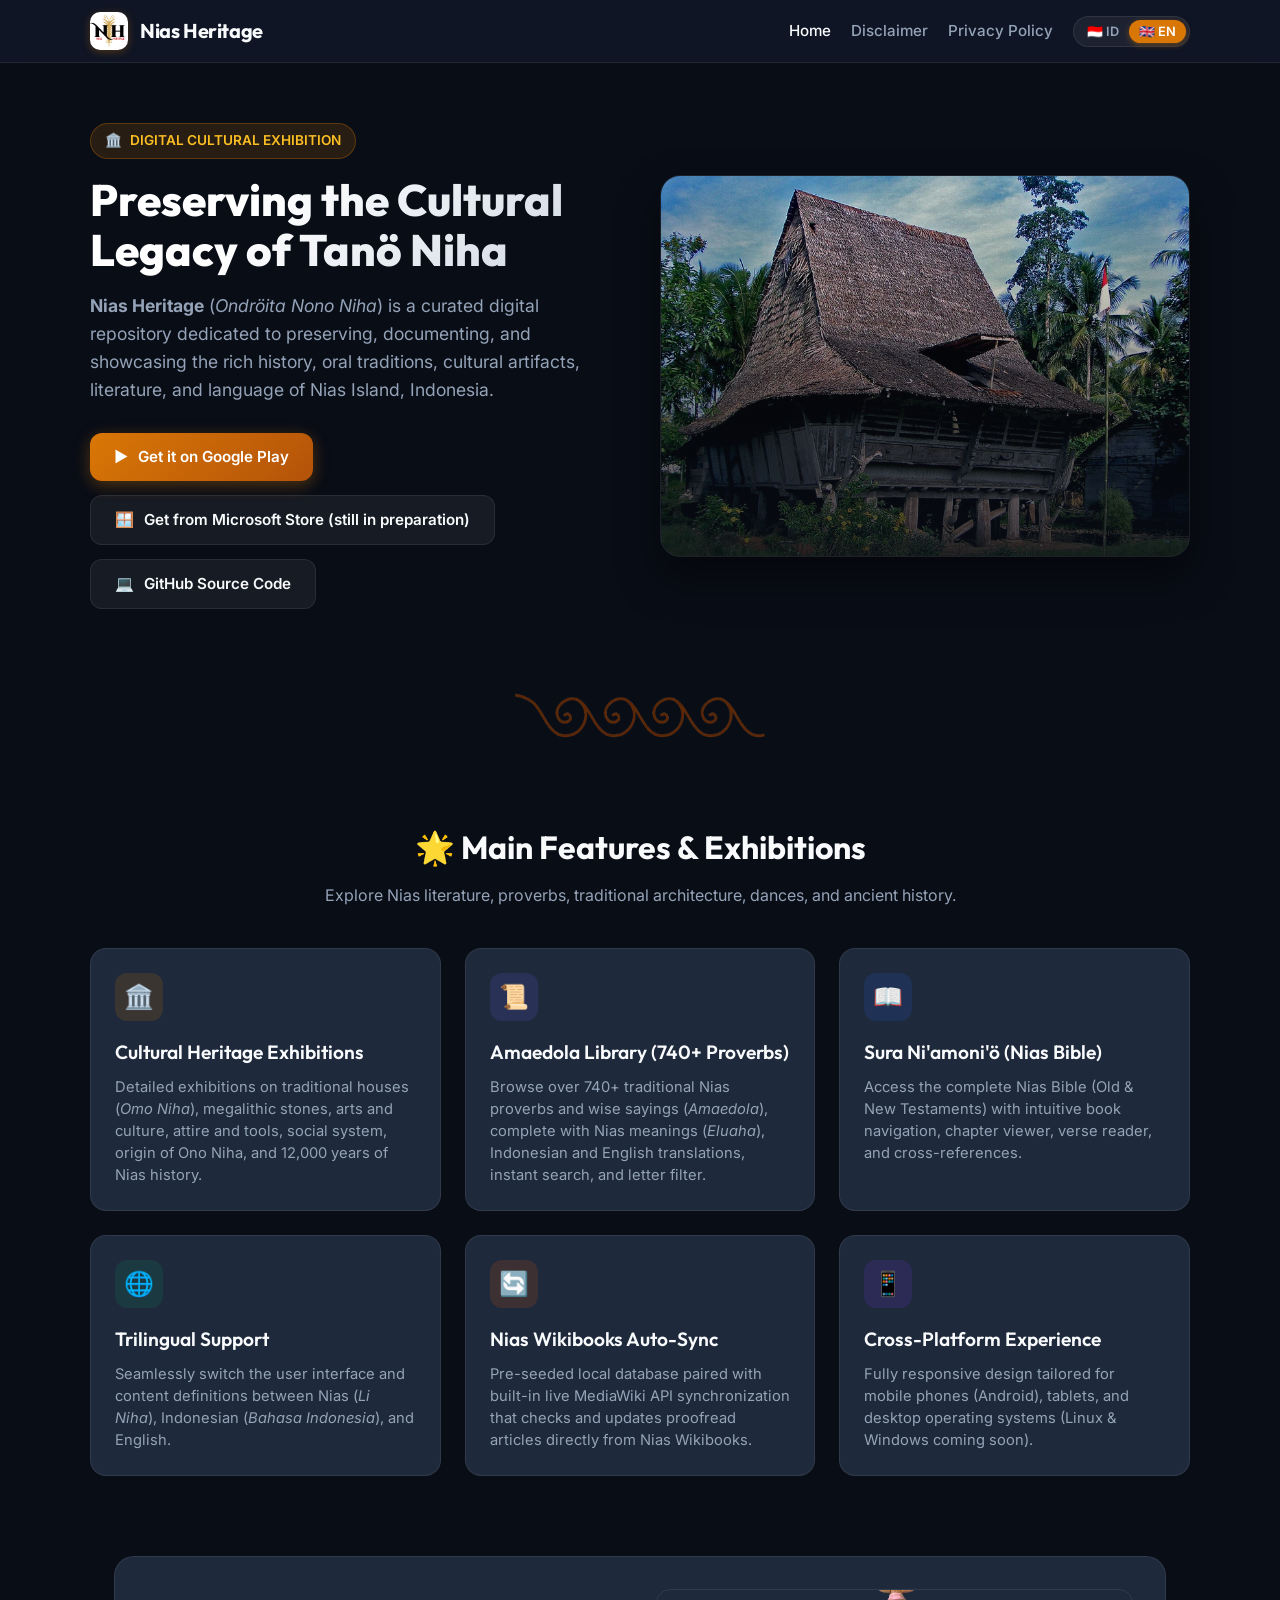
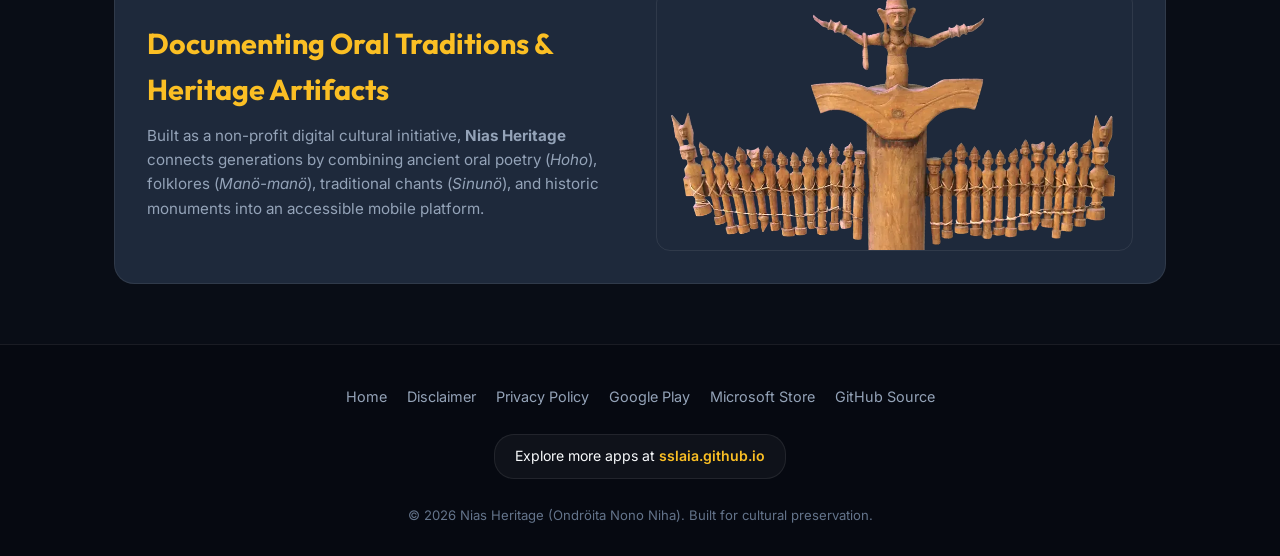
<file: docs/index.html>
<!DOCTYPE html>
<html lang="en">

<head>
  <meta charset="UTF-8">
  <meta name="viewport" content="width=device-width, initial-scale=1.0">
  <title>Nias Heritage (Ondröita Nono Niha) - Digital Cultural Repository</title>
  <meta name="description"
    content="Nias Heritage (Ondröita Nono Niha) is a curated digital repository dedicated to preserving, documenting, and showcasing the rich history, oral traditions, cultural artifacts, literature, and language of Nias Island, Indonesia.">
  <link rel="icon" type="image/png" href="images/nias-heritage-icon.png">
  <link rel="stylesheet" href="style.css">
</head>

<body class="lang-en">

  <!-- Header / Navigation Bar -->
  <header class="navbar">
    <div class="nav-container">
      <a href="index.html" class="nav-brand">
        <img src="images/nias-heritage-icon.png" alt="Nias Heritage App Icon" class="nav-logo">
        <span class="nav-title">Nias Heritage</span>
      </a>

      <nav class="nav-links">
        <a href="index.html" class="nav-item active">
          <span data-lang="en">Home</span>
          <span data-lang="id">Beranda</span>
        </a>
        <a href="disclaimer.html" class="nav-item">
          <span data-lang="en">Disclaimer</span>
          <span data-lang="id">Penafian</span>
        </a>
        <a href="privacy-policy.html" class="nav-item">
          <span data-lang="en">Privacy Policy</span>
          <span data-lang="id">Kebijakan Privasi</span>
        </a>

        <!-- Language Selector -->
        <div class="lang-switch">
          <button class="lang-btn" data-set-lang="id">🇮🇩 ID</button>
          <button class="lang-btn active" data-set-lang="en">🇬🇧 EN</button>
        </div>
      </nav>
    </div>
  </header>

  <!-- Hero Section -->
  <section class="hero container">
    <div class="hero-content">
      <div class="hero-badge">
        <span>🏛️</span>
        <span data-lang="en">DIGITAL CULTURAL EXHIBITION</span>
        <span data-lang="id">PAMERAN DIGITAL KEBUDAYAAN</span>
      </div>

      <h1 class="hero-title">
        <span data-lang="en">Preserving the Cultural Legacy of Tanö Niha</span>
        <span data-lang="id">Melestarikan Warisan Budaya Tanö Niha</span>
      </h1>

      <p class="hero-subtitle">
        <span data-lang="en">
          <strong>Nias Heritage</strong> (<em>Ondröita Nono Niha</em>) is a curated digital repository dedicated to
          preserving, documenting, and showcasing the rich history, oral traditions, cultural artifacts, literature, and
          language of Nias Island, Indonesia.
        </span>
        <span data-lang="id">
          <strong>Warisan Nias</strong> (<em>Ondröita Nono Niha</em>) adalah repositori digital terkurasi yang
          didedikasikan untuk melestarikan, mendokumentasikan, dan menampilkan sejarah, tradisi lisan, artefak budaya,
          literatur, dan bahasa Nias, Indonesia.
        </span>
      </p>

      <div class="hero-actions">
        <a href="https://play.google.com/store/apps/details?id=io.github.sslaia.niasheritage" target="_blank"
          rel="noopener" class="btn btn-primary">
          <span>▶</span>
          <span data-lang="en">Get it on Google Play</span>
          <span data-lang="id">Unduh di Google Play</span>
        </a>
        <a href="https://apps.microsoft.com/detail/9n8dpc8pnvhm" target="_blank" rel="noopener"
          class="btn btn-secondary">
          <span>🪟</span>
          <span data-lang="en">Get from Microsoft Store (still in preparation)</span>
          <span data-lang="id">Dapatkan dari Microsoft Store (masih dalam persiapan)</span>
        </a>
        <a href="https://github.com/sslaia/niasheritage" target="_blank" rel="noopener" class="btn btn-secondary">
          <span>💻</span>
          <span data-lang="en">GitHub Source Code</span>
          <span data-lang="id">Kode Sumber GitHub</span>
        </a>
      </div>
    </div>

    <div class="hero-image-wrapper">
      <img src="images/omo-niha.webp" alt="Omo Niha Traditional House" class="hero-image">
      <div class="hero-image-overlay"></div>
    </div>
  </section>

  <!-- Nias Ornament Divider -->
  <div class="ornament-divider">
    <img src="images/ni'owewemagai.webp" alt="Nias Ornament Ni'owewemagai" class="ornament-img">
  </div>

  <!-- Highlights & Main Features Section -->
  <section class="section container" id="features">
    <div class="section-header">
      <h2 class="section-title">
        <span data-lang="en">🌟 Main Features & Exhibitions</span>
        <span data-lang="id">🌟 Fitur Utama & Pustaka</span>
      </h2>
      <p class="section-desc">
        <span data-lang="en">Explore Nias literature, proverbs, traditional architecture, dances, and ancient
          history.</span>
        <span data-lang="id">Jelajahi literatur, pepatah, arsitektur tradisional, tarian, dan sejarah kuno Nias.</span>
      </p>
    </div>

    <div class="features-grid">
      <!-- Feature 1 -->
      <div class="feature-card">
        <div class="feature-icon" style="background: rgba(217, 119, 6, 0.15); color: #D97706;">🏛️</div>
        <h3 class="feature-title">
          <span data-lang="en">Cultural Heritage Exhibitions</span>
          <span data-lang="id">Pameran Warisan Budaya</span>
        </h3>
        <p class="feature-text">
          <span data-lang="en">Detailed exhibitions on traditional houses (<em>Omo Niha</em>), megalithic stones, arts
            and culture, attire and tools, social system, origin of Ono Niha, and 12,000 years of Nias history.</span>
          <span data-lang="id">Pameran mendalam tentang rumah tradisional (<em>Omo Niha</em>), monumen batu megalit,
            seni dan budaya, busana dan perkakas, sistem sosial, asal-usul Ono Niha, serta 12.000 tahun sejarah
            Nias.</span>
        </p>
      </div>

      <!-- Feature 2 -->
      <div class="feature-card">
        <div class="feature-icon" style="background: rgba(99, 102, 241, 0.15); color: #6366F1;">📜</div>
        <h3 class="feature-title">
          <span data-lang="en">Amaedola Library (740+ Proverbs)</span>
          <span data-lang="id">Pustaka Amaedola (740+ Pepatah)</span>
        </h3>
        <p class="feature-text">
          <span data-lang="en">Browse over 740+ traditional Nias proverbs and wise sayings (<em>Amaedola</em>), complete
            with Nias meanings (<em>Eluaha</em>), Indonesian and English translations, instant search, and letter
            filter.</span>
          <span data-lang="id">Jelajahi lebih dari 740+ pepatah dan perumpamaan Nias (<em>Amaedola</em>) lengkap dengan
            makna (<em>Eluaha</em>), terjemahan Indonesia & Inggris, fitur pencarian cepat, serta filter abjad.</span>
        </p>
      </div>

      <!-- Feature 3 -->
      <div class="feature-card">
        <div class="feature-icon" style="background: rgba(37, 99, 235, 0.15); color: #2563EB;">📖</div>
        <h3 class="feature-title">
          <span data-lang="en">Sura Ni'amoni'ö (Nias Bible)</span>
          <span data-lang="id">Sura Ni'amoni'ö (Kitab Suci Nias)</span>
        </h3>
        <p class="feature-text">
          <span data-lang="en">Access the complete Nias Bible (Old & New Testaments) with intuitive book navigation,
            chapter viewer, verse reader, and cross-references.</span>
          <span data-lang="id">Akses Kitab Suci Bahasa Nias lengkap (Perjanjian Lama & Baru) dengan navigasi kitab,
            pembaca pasal, ayat, dan referensi silang.</span>
        </p>
      </div>

      <!-- Feature 4 -->
      <div class="feature-card">
        <div class="feature-icon" style="background: rgba(5, 150, 105, 0.15); color: #059669;">🌐</div>
        <h3 class="feature-title">
          <span data-lang="en">Trilingual Support</span>
          <span data-lang="id">Dukungan Tiga Bahasa</span>
        </h3>
        <p class="feature-text">
          <span data-lang="en">Seamlessly switch the user interface and content definitions between Nias (<em>Li
              Niha</em>), Indonesian (<em>Bahasa Indonesia</em>), and English.</span>
          <span data-lang="id">Beralih dengan mudah antara bahasa Nias (<em>Li Niha</em>), Bahasa Indonesia, dan Bahasa
            Inggris pada antarmuka aplikasi dan teks penjelasan.</span>
        </p>
      </div>

      <!-- Feature 5 -->
      <div class="feature-card">
        <div class="feature-icon" style="background: rgba(234, 88, 12, 0.15); color: #EA580C;">🔄</div>
        <h3 class="feature-title">
          <span data-lang="en">Nias Wikibooks Auto-Sync</span>
          <span data-lang="id">Sinkronisasi Otomatis Wikibooks Nias</span>
        </h3>
        <p class="feature-text">
          <span data-lang="en">Pre-seeded local database paired with built-in live MediaWiki API synchronization that
            checks and updates proofread articles directly from Nias Wikibooks.</span>
          <span data-lang="id">Basis data lokal pra-isi yang dilengkapi mesin penyinkron otomatis untuk memeriksa dan
            memperbarui suntingan artikel terbaru langsung dari Wikibooks Nias.</span>
        </p>
      </div>

      <!-- Feature 6 -->
      <div class="feature-card">
        <div class="feature-icon" style="background: rgba(124, 58, 237, 0.15); color: #7C3AED;">📱</div>
        <h3 class="feature-title">
          <span data-lang="en">Cross-Platform Experience</span>
          <span data-lang="id">Pengalaman Lintas Platform</span>
        </h3>
        <p class="feature-text">
          <span data-lang="en">Fully responsive design tailored for mobile phones (Android), tablets, and desktop
            operating systems (Linux & Windows coming soon).</span>
          <span data-lang="id">Desain responsif yang disesuaikan secara optimal untuk smartphone (Android), tablet, dan
            komputer desktop (Linux & Windows segera hadir).</span>
        </p>
      </div>
    </div>
  </section>

  <!-- Showcase Image Banner -->
  <section class="container" style="margin: 40px auto 60px;">
    <div
      style="background: var(--surface-card); border: 1px solid var(--surface-card-border); border-radius: 20px; padding: 32px; display: grid; grid-template-columns: 1fr 1fr; gap: 32px; align-items: center;">
      <div>
        <h3
          style="font-family: var(--font-heading); font-size: 1.8rem; margin-bottom: 12px; color: var(--primary-light);">
          <span data-lang="en">Documenting Oral Traditions & Heritage Artifacts</span>
          <span data-lang="id">Mendokumentasikan Tradisi Lisan & Artefak Budaya</span>
        </h3>
        <p style="color: var(--text-muted); font-size: 0.95rem; line-height: 1.6;">
          <span data-lang="en">
            Built as a non-profit digital cultural initiative, <strong>Nias Heritage</strong> connects generations by
            combining ancient oral poetry (<em>Hoho</em>), folklores (<em>Manö-manö</em>), traditional chants
            (<em>Sinunö</em>), and historic monuments into an accessible mobile platform.
          </span>
          <span data-lang="id">
            Dibuat sebagai inisiatif budaya digital nirlaba, <strong>Warisan Nias</strong> menghubungkan antargenerasi
            dengan memadukan puisi lisan kuno (<em>Hoho</em>), dongeng rakyat (<em>Manö-manö</em>), nyanyian tradisional
            (<em>Sinunö</em>), dan monumen bersejarah dalam satu platform mobile yang mudah diakses.
          </span>
        </p>
      </div>
      <div style="border-radius: 14px; overflow: hidden; border: 1px solid var(--surface-card-border);">
        <img src="images/adu-sarambia.webp" alt="Nias Ancestral Statue Adu Sarambia"
          style="width: 100%; height: 260px; object-fit: cover; display: block;">
      </div>
    </div>
  </section>

  <!-- Footer -->
  <footer>
    <div class="container footer-content">
      <div class="footer-links">
        <a href="index.html">
          <span data-lang="en">Home</span>
          <span data-lang="id">Beranda</span>
        </a>
        <a href="disclaimer.html">
          <span data-lang="en">Disclaimer</span>
          <span data-lang="id">Penafian</span>
        </a>
        <a href="privacy-policy.html">
          <span data-lang="en">Privacy Policy</span>
          <span data-lang="id">Kebijakan Privasi</span>
        </a>
        <a href="https://play.google.com/store/apps/details?id=io.github.sslaia.niasheritage" target="_blank"
          rel="noopener">
          <span>Google Play</span>
        </a>
        <a href="https://apps.microsoft.com/detail/9n8dpc8pnvhm" target="_blank" rel="noopener">
          <span>Microsoft Store</span>
        </a>
        <a href="https://github.com/sslaia/niasheritage" target="_blank" rel="noopener">
          <span>GitHub Source</span>
        </a>
      </div>

      <div class="footer-portfolio">
        <span data-lang="en">Explore more apps at </span>
        <span data-lang="id">Lihat aplikasi lainnya di </span>
        <a href="https://sslaia.github.io" target="_blank" rel="noopener">sslaia.github.io</a>
      </div>

      <p class="copyright">
        © 2026 Nias Heritage (Ondröita Nono Niha). Built for cultural preservation.
      </p>
    </div>
  </footer>

  <script src="script.js"></script>
</body>

</html>
</file>
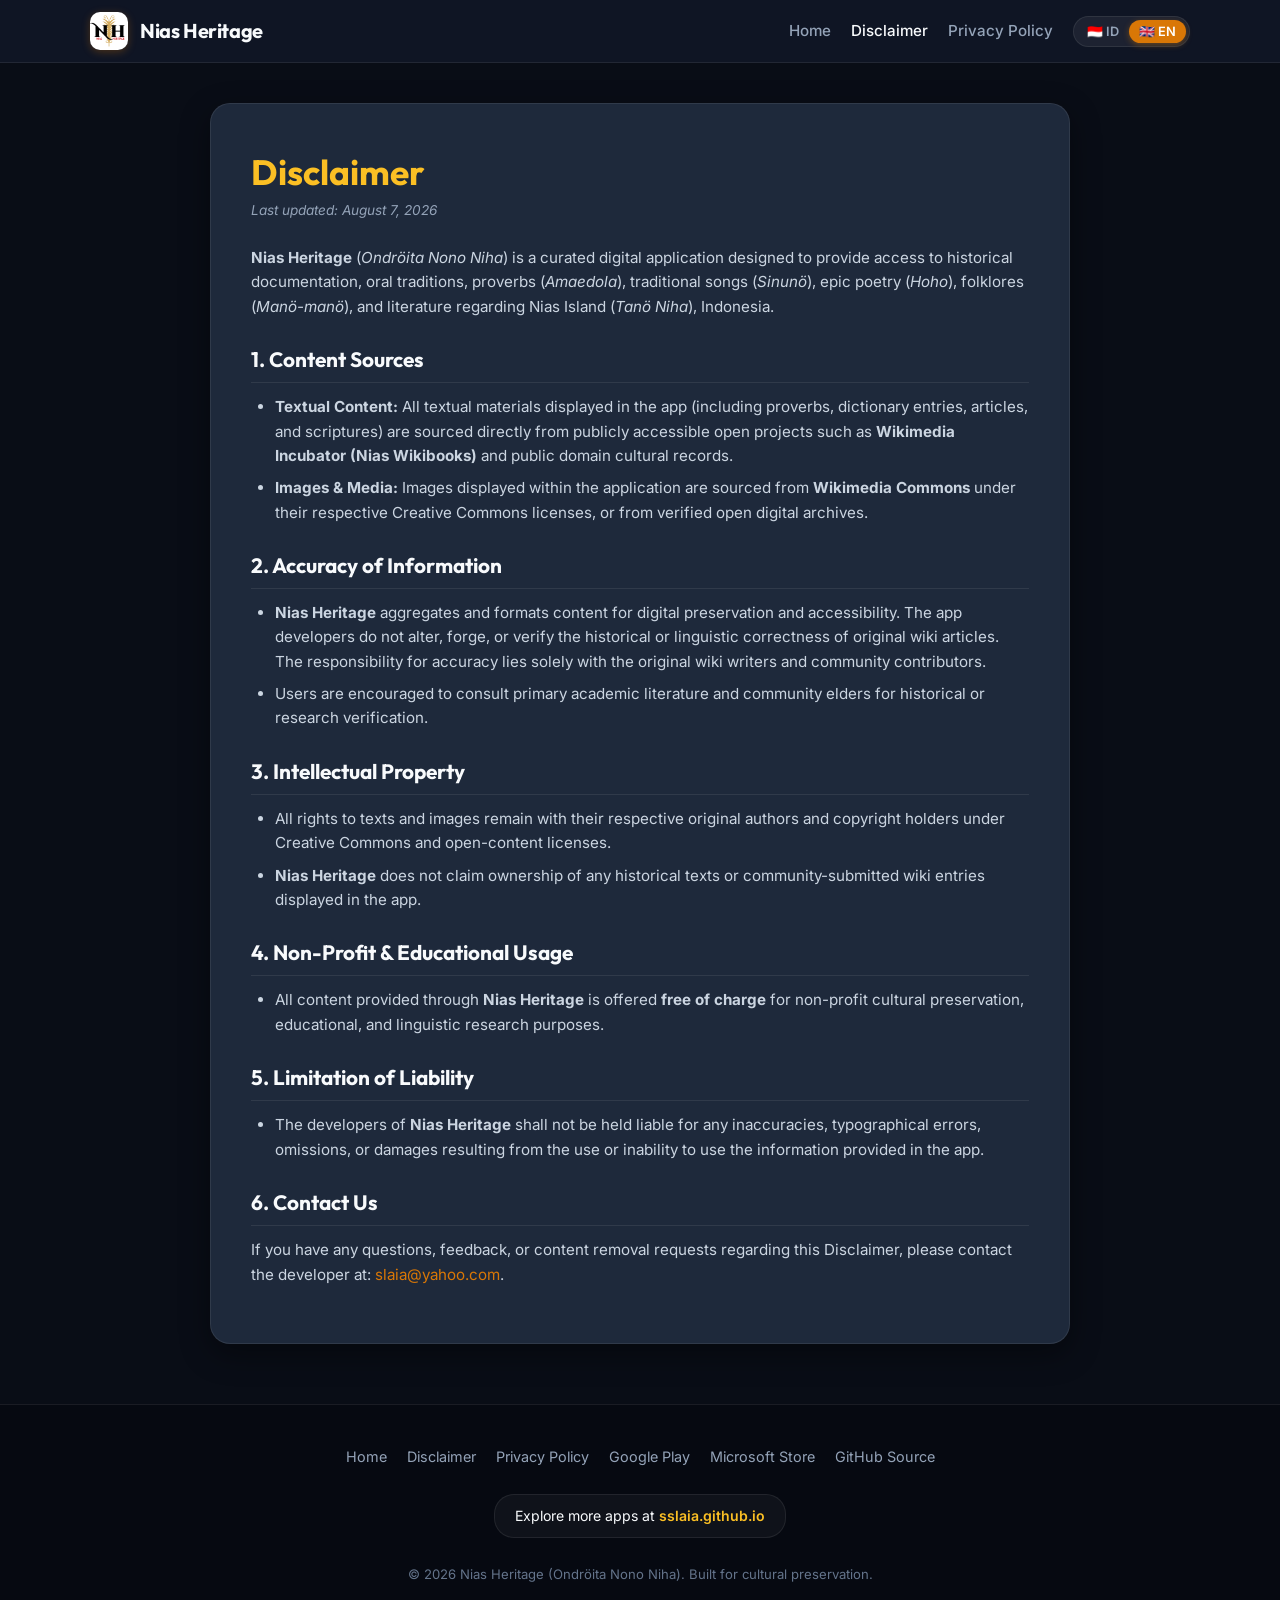
<file: docs/disclaimer.html>
<!DOCTYPE html>
<html lang="en">
<head>
  <meta charset="UTF-8">
  <meta name="viewport" content="width=device-width, initial-scale=1.0">
  <title>Disclaimer - Nias Heritage (Ondröita Nono Niha)</title>
  <meta name="description" content="Disclaimer for Nias Heritage app content sources, accuracy, intellectual property, and terms of use.">
  <link rel="icon" type="image/png" href="images/nias-heritage-icon.png">
  <link rel="stylesheet" href="style.css">
</head>
<body class="lang-en">

  <!-- Header / Navigation Bar -->
  <header class="navbar">
    <div class="nav-container">
      <a href="index.html" class="nav-brand">
        <img src="images/nias-heritage-icon.png" alt="Nias Heritage App Icon" class="nav-logo">
        <span class="nav-title">Nias Heritage</span>
      </a>

      <nav class="nav-links">
        <a href="index.html" class="nav-item">
          <span data-lang="en">Home</span>
          <span data-lang="id">Beranda</span>
        </a>
        <a href="disclaimer.html" class="nav-item active">
          <span data-lang="en">Disclaimer</span>
          <span data-lang="id">Penafian</span>
        </a>
        <a href="privacy-policy.html" class="nav-item">
          <span data-lang="en">Privacy Policy</span>
          <span data-lang="id">Kebijakan Privasi</span>
        </a>

        <!-- Language Selector -->
        <div class="lang-switch">
          <button class="lang-btn" data-set-lang="id">🇮🇩 ID</button>
          <button class="lang-btn active" data-set-lang="en">🇬🇧 EN</button>
        </div>
      </nav>
    </div>
  </header>

  <!-- Main Legal Document Container -->
  <main class="container">
    <div class="legal-card">
      <h1 data-lang="en">Disclaimer</h1>
      <h1 data-lang="id">Penafian (Disclaimer)</h1>
      <span class="date">
        <span data-lang="en">Last updated: August 7, 2026</span>
        <span data-lang="id">Terakhir diperbarui: 7 Agustus 2026</span>
      </span>

      <!-- English Content -->
      <div data-lang="en">
        <p><strong>Nias Heritage</strong> (<em>Ondröita Nono Niha</em>) is a curated digital application designed to provide access to historical documentation, oral traditions, proverbs (<em>Amaedola</em>), traditional songs (<em>Sinunö</em>), epic poetry (<em>Hoho</em>), folklores (<em>Manö-manö</em>), and literature regarding Nias Island (<em>Tanö Niha</em>), Indonesia.</p>

        <h2>1. Content Sources</h2>
        <ul>
          <li><strong>Textual Content:</strong> All textual materials displayed in the app (including proverbs, dictionary entries, articles, and scriptures) are sourced directly from publicly accessible open projects such as <strong>Wikimedia Incubator (Nias Wikibooks)</strong> and public domain cultural records.</li>
          <li><strong>Images & Media:</strong> Images displayed within the application are sourced from <strong>Wikimedia Commons</strong> under their respective Creative Commons licenses, or from verified open digital archives.</li>
        </ul>

        <h2>2. Accuracy of Information</h2>
        <ul>
          <li><strong>Nias Heritage</strong> aggregates and formats content for digital preservation and accessibility. The app developers do not alter, forge, or verify the historical or linguistic correctness of original wiki articles. The responsibility for accuracy lies solely with the original wiki writers and community contributors.</li>
          <li>Users are encouraged to consult primary academic literature and community elders for historical or research verification.</li>
        </ul>

        <h2>3. Intellectual Property</h2>
        <ul>
          <li>All rights to texts and images remain with their respective original authors and copyright holders under Creative Commons and open-content licenses.</li>
          <li><strong>Nias Heritage</strong> does not claim ownership of any historical texts or community-submitted wiki entries displayed in the app.</li>
        </ul>

        <h2>4. Non-Profit & Educational Usage</h2>
        <ul>
          <li>All content provided through <strong>Nias Heritage</strong> is offered <strong>free of charge</strong> for non-profit cultural preservation, educational, and linguistic research purposes.</li>
        </ul>

        <h2>5. Limitation of Liability</h2>
        <ul>
          <li>The developers of <strong>Nias Heritage</strong> shall not be held liable for any inaccuracies, typographical errors, omissions, or damages resulting from the use or inability to use the information provided in the app.</li>
        </ul>

        <h2>6. Contact Us</h2>
        <p>If you have any questions, feedback, or content removal requests regarding this Disclaimer, please contact the developer at: <a href="mailto:slaia@yahoo.com">slaia@yahoo.com</a>.</p>
      </div>

      <!-- Indonesian Content -->
      <div data-lang="id">
        <p><strong>Warisan Nias</strong> (<em>Ondröita Nono Niha</em>) adalah aplikasi digital terkurasi yang dirancang untuk menyediakan akses terhadap dokumentasi sejarah, tradisi lisan, pepatah (<em>Amaedola</em>), nyanyian tradisional (<em>Sinunö</em>), puisi epik (<em>Hoho</em>), cerita rakyat (<em>Manö-manö</em>), dan literatur budaya Nias (<em>Tanö Niha</em>), Indonesia.</p>

        <h2>1. Sumber Konten</h2>
        <ul>
          <li><strong>Teks & Artikel:</strong> Seluruh konten teks yang ditampilkan dalam aplikasi (termasuk pepatah, entri kamus, artikel, dan kitab suci) bersumber dari proyek terbuka yang dapat diakses publik seperti <strong>Wikimedia Incubator (Wikibooks Nias)</strong> dan catatan budaya domain publik.</li>
          <li><strong>Gambar & Media:</strong> Gambar-gambar dalam aplikasi berasal dari <strong>Wikimedia Commons</strong> berdasarkan lisensi Creative Commons masing-masing, atau dari arsip digital terbuka.</li>
        </ul>

        <h2>2. Akurasi Informasi</h2>
        <ul>
          <li><strong>Warisan Nias</strong> menyusun dan menyajikan konten untuk tujuan pelestarian digital. Pengembang aplikasi tidak membuat, mengubah, atau memverifikasi kebenaran sejarah dari teks asli wiki. Tanggung jawab atas kebenaran isi berada di tangan penulis wiki dan kontributor komunitas.</li>
          <li>Pengguna disarankan untuk merujuk pada literatur akademis utama atau tokoh adat untuk verifikasi sejarah lebih lanjut.</li>
        </ul>

        <h2>3. Hak Kekayaan Intelektual</h2>
        <ul>
          <li>Seluruh hak cipta atas teks dan gambar tetap berada pada penulis dan pemegang hak cipta masing-masing di bawah lisensi terbuka Creative Commons.</li>
          <li><strong>Warisan Nias</strong> tidak mengklaim kepemilikan atas teks sejarah atau entri wiki yang ditampilkan dalam aplikasi.</li>
        </ul>

        <h2>4. Penggunaan Nirlaba & Edukasi</h2>
        <ul>
          <li>Seluruh konten yang disediakan melalui <strong>Warisan Nias</strong> dapat diakses secara <strong>gratis</strong> untuk tujuan edukasi, penelitian bahasa, dan pelestarian kebudayaan tanpa mengambil keuntungan komersial.</li>
        </ul>

        <h2>5. Batasan Tanggung Jawab</h2>
        <ul>
          <li>Pengembang <strong>Warisan Nias</strong> tidak bertanggung jawab atas kekeliruan, kesalahan ketik, kelalaian, atau kerugian yang timbul dari penggunaan atau ketidakmampuan menggunakan informasi dalam aplikasi ini.</li>
        </ul>

        <h2>6. Hubungi Kami</h2>
        <p>Jika Anda memiliki pertanyaan, saran, atau permintaan terkait Penafian ini, silakan hubungi pengembang di: <a href="mailto:slaia@yahoo.com">slaia@yahoo.com</a>.</p>
      </div>
    </div>
  </main>

  <!-- Footer -->
  <footer>
    <div class="container footer-content">
      <div class="footer-links">
        <a href="index.html">
          <span data-lang="en">Home</span>
          <span data-lang="id">Beranda</span>
        </a>
        <a href="disclaimer.html">
          <span data-lang="en">Disclaimer</span>
          <span data-lang="id">Penafian</span>
        </a>
        <a href="privacy-policy.html">
          <span data-lang="en">Privacy Policy</span>
          <span data-lang="id">Kebijakan Privasi</span>
        </a>
        <a href="https://play.google.com/store/apps/details?id=io.github.sslaia.niasheritage" target="_blank" rel="noopener">
          <span>Google Play</span>
        </a>
        <a href="https://apps.microsoft.com/detail/9n8dpc8pnvhm" target="_blank" rel="noopener">
          <span>Microsoft Store</span>
        </a>
        <a href="https://github.com/sslaia/niasheritage" target="_blank" rel="noopener">
          <span>GitHub Source</span>
        </a>
      </div>

      <div class="footer-portfolio">
        <span data-lang="en">Explore more apps at </span>
        <span data-lang="id">Lihat aplikasi lainnya di </span>
        <a href="https://sslaia.github.io" target="_blank" rel="noopener">sslaia.github.io</a>
      </div>

      <p class="copyright">
        © 2026 Nias Heritage (Ondröita Nono Niha). Built for cultural preservation.
      </p>
    </div>
  </footer>

  <script src="script.js"></script>
</body>
</html>
</file>
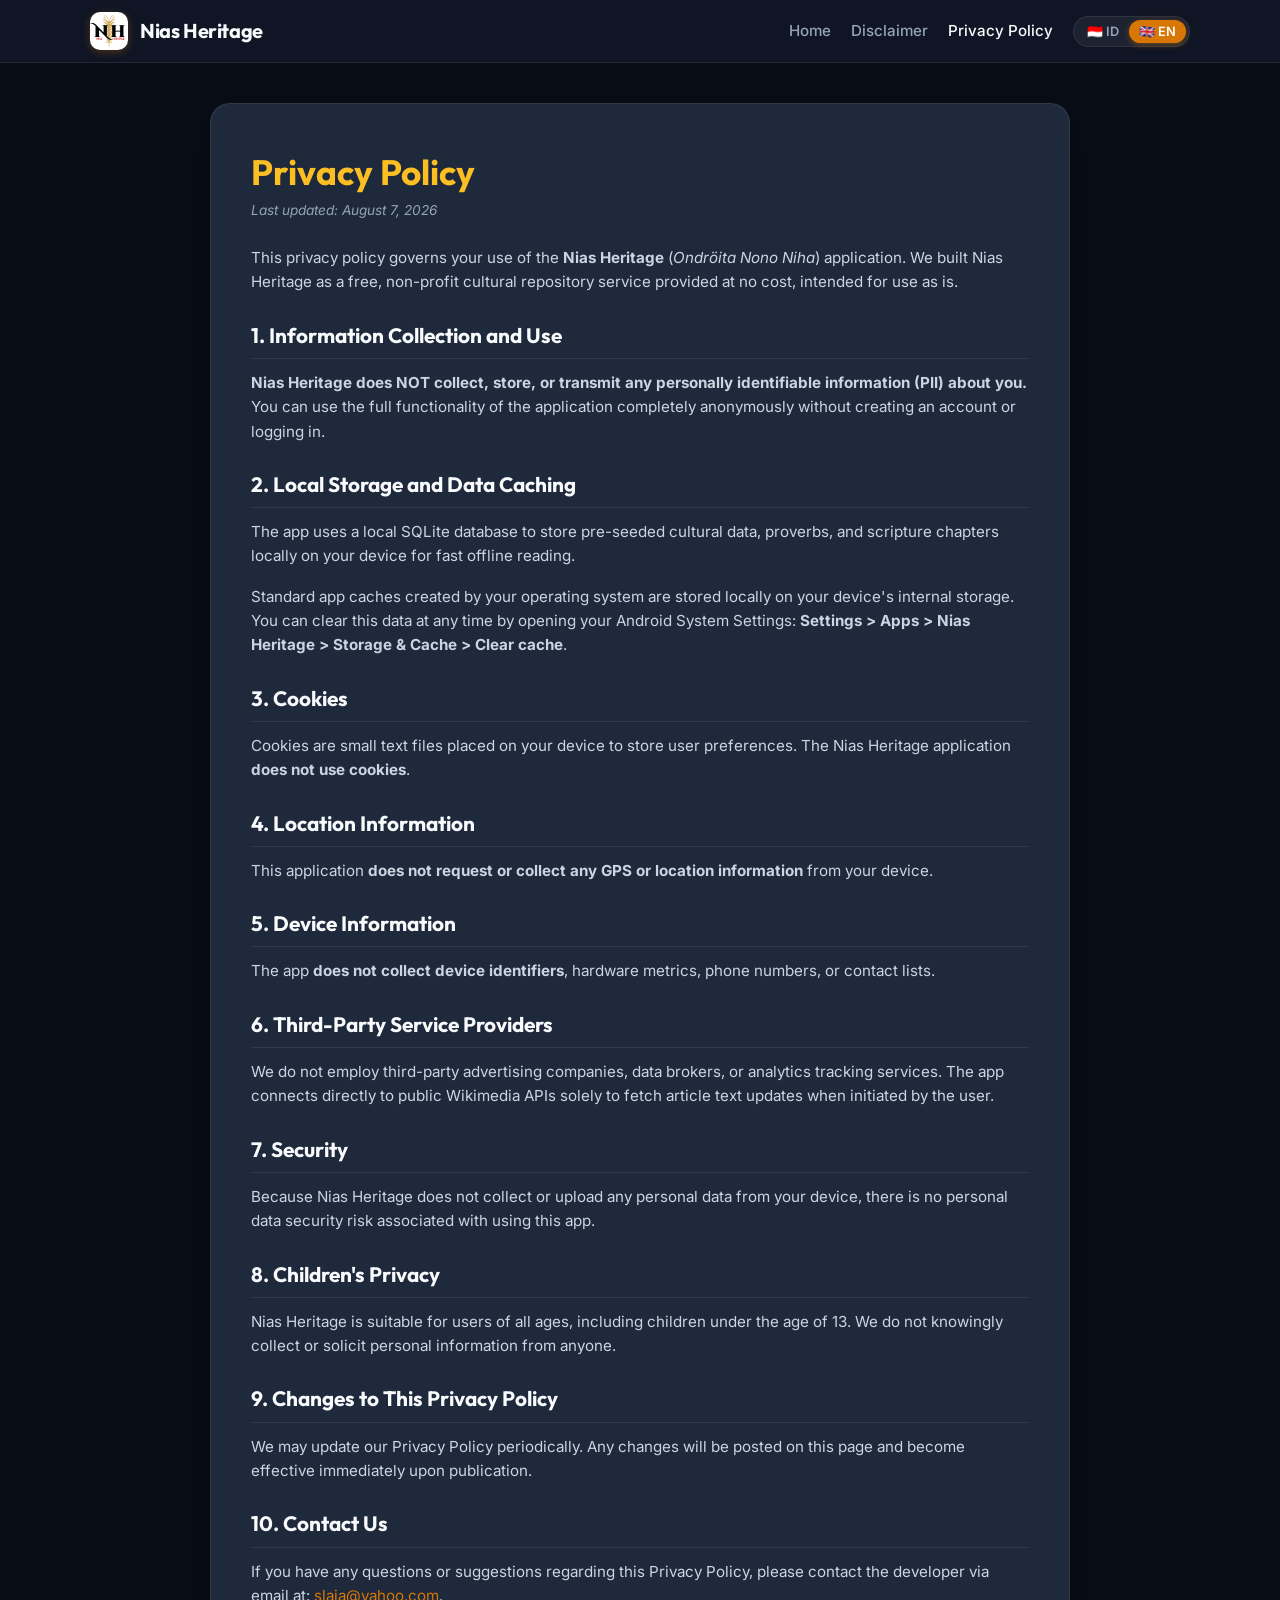
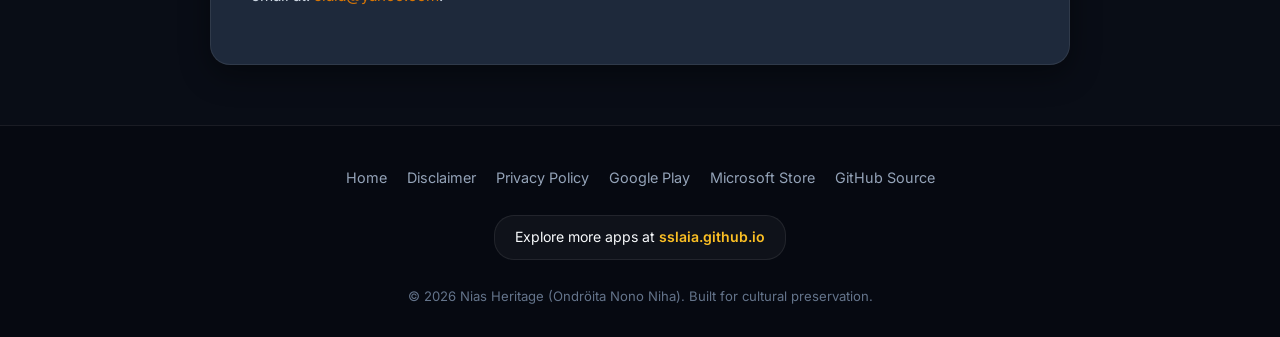
<file: docs/privacy-policy.html>
<!DOCTYPE html>
<html lang="en">
<head>
  <meta charset="UTF-8">
  <meta name="viewport" content="width=device-width, initial-scale=1.0">
  <title>Privacy Policy - Nias Heritage (Ondröita Nono Niha)</title>
  <meta name="description" content="Privacy Policy for Nias Heritage app outlining data collection policies, offline storage, and user privacy guarantees.">
  <link rel="icon" type="image/png" href="images/nias-heritage-icon.png">
  <link rel="stylesheet" href="style.css">
</head>
<body class="lang-en">

  <!-- Header / Navigation Bar -->
  <header class="navbar">
    <div class="nav-container">
      <a href="index.html" class="nav-brand">
        <img src="images/nias-heritage-icon.png" alt="Nias Heritage App Icon" class="nav-logo">
        <span class="nav-title">Nias Heritage</span>
      </a>

      <nav class="nav-links">
        <a href="index.html" class="nav-item">
          <span data-lang="en">Home</span>
          <span data-lang="id">Beranda</span>
        </a>
        <a href="disclaimer.html" class="nav-item">
          <span data-lang="en">Disclaimer</span>
          <span data-lang="id">Penafian</span>
        </a>
        <a href="privacy-policy.html" class="nav-item active">
          <span data-lang="en">Privacy Policy</span>
          <span data-lang="id">Kebijakan Privasi</span>
        </a>

        <!-- Language Selector -->
        <div class="lang-switch">
          <button class="lang-btn" data-set-lang="id">🇮🇩 ID</button>
          <button class="lang-btn active" data-set-lang="en">🇬🇧 EN</button>
        </div>
      </nav>
    </div>
  </header>

  <!-- Main Legal Document Container -->
  <main class="container">
    <div class="legal-card">
      <h1 data-lang="en">Privacy Policy</h1>
      <h1 data-lang="id">Kebijakan Privasi (Privacy Policy)</h1>
      <span class="date">
        <span data-lang="en">Last updated: August 7, 2026</span>
        <span data-lang="id">Terakhir diperbarui: 7 Agustus 2026</span>
      </span>

      <!-- English Content -->
      <div data-lang="en">
        <p>This privacy policy governs your use of the <strong>Nias Heritage</strong> (<em>Ondröita Nono Niha</em>) application. We built Nias Heritage as a free, non-profit cultural repository service provided at no cost, intended for use as is.</p>

        <h2>1. Information Collection and Use</h2>
        <p><strong>Nias Heritage does NOT collect, store, or transmit any personally identifiable information (PII) about you.</strong> You can use the full functionality of the application completely anonymously without creating an account or logging in.</p>

        <h2>2. Local Storage and Data Caching</h2>
        <p>The app uses a local SQLite database to store pre-seeded cultural data, proverbs, and scripture chapters locally on your device for fast offline reading.</p>
        <p>Standard app caches created by your operating system are stored locally on your device's internal storage. You can clear this data at any time by opening your Android System Settings: <strong>Settings &gt; Apps &gt; Nias Heritage &gt; Storage &amp; Cache &gt; Clear cache</strong>.</p>

        <h2>3. Cookies</h2>
        <p>Cookies are small text files placed on your device to store user preferences. The Nias Heritage application <strong>does not use cookies</strong>.</p>

        <h2>4. Location Information</h2>
        <p>This application <strong>does not request or collect any GPS or location information</strong> from your device.</p>

        <h2>5. Device Information</h2>
        <p>The app <strong>does not collect device identifiers</strong>, hardware metrics, phone numbers, or contact lists.</p>

        <h2>6. Third-Party Service Providers</h2>
        <p>We do not employ third-party advertising companies, data brokers, or analytics tracking services. The app connects directly to public Wikimedia APIs solely to fetch article text updates when initiated by the user.</p>

        <h2>7. Security</h2>
        <p>Because Nias Heritage does not collect or upload any personal data from your device, there is no personal data security risk associated with using this app.</p>

        <h2>8. Children's Privacy</h2>
        <p>Nias Heritage is suitable for users of all ages, including children under the age of 13. We do not knowingly collect or solicit personal information from anyone.</p>

        <h2>9. Changes to This Privacy Policy</h2>
        <p>We may update our Privacy Policy periodically. Any changes will be posted on this page and become effective immediately upon publication.</p>

        <h2>10. Contact Us</h2>
        <p>If you have any questions or suggestions regarding this Privacy Policy, please contact the developer via email at: <a href="mailto:slaia@yahoo.com">slaia@yahoo.com</a>.</p>
      </div>

      <!-- Indonesian Content -->
      <div data-lang="id">
        <p>Kebijakan privasi ini menjelaskan tentang penggunaan data pada aplikasi <strong>Warisan Nias</strong> (<em>Ondröita Nono Niha</em>). Aplikasi ini disediakan sebagai layanan budaya nirlaba gratis yang dimaksudkan untuk digunakan sebagaimana adanya.</p>

        <h2>1. Pengumpulan dan Penggunaan Informasi</h2>
        <p><strong>Warisan Nias TIDAK mengumpulkan, menyimpan, atau mengirimkan data identitas pribadi (PII) pengguna.</strong> Anda dapat menggunakan seluruh fitur aplikasi secara anonim tanpa perlu mendaftar akun atau masuk log (login).</p>

        <h2>2. Penyimpanan Lokal dan Cache</h2>
        <p>Aplikasi ini menggunakan basis data SQLite lokal untuk menyimpan data budaya, pepatah, dan kitab suci secara lokal pada perangkat Anda agar dapat dibaca secara luring (offline).</p>

        <p>Data cache standar aplikasi disimpan secara lokal di memori internal perangkat Anda. Anda selalu dapat menghapus data ini kapan saja melalui pengaturan sistem operasi: <strong>Pengaturan &gt; Aplikasi &gt; Nias Heritage &gt; Penyimpanan &amp; Cache &gt; Hapus cache</strong>.</p>

        <h2>3. Cookies</h2>
        <p>Aplikasi mobile Warisan Nias <strong>tidak menggunakan cookies</strong>.</p>

        <h2>4. Informasi Lokasi</h2>
        <p>Aplikasi ini <strong>tidak meminta atau melacak lokasi GPS</strong> perangkat Anda.</p>

        <h2>5. Informasi Perangkat</h2>
        <p>Aplikasi <strong>tidak mengumpulkan identitas unik perangkat</strong>, daftar kontak, atau data hardware Anda.</p>

        <h2>6. Penyedia Layanan Pihak Ketiga</h2>
        <p>Kami tidak menggunakan jaringan iklan pihak ketiga, pelacak analitik, atau broker data. Aplikasi hanya terhubung langsung ke API resmi Wikimedia untuk memperbarui teks artikel publik jika diperbarui oleh pengguna.</p>

        <h2>7. Keamanan</h2>
        <p>Karena Warisan Nias tidak mengumpulkan atau mengunggah data pribadi dari perangkat Anda, maka tidak ada risiko keamanan data pribadi saat menggunakan aplikasi ini.</p>

        <h2>8. Privasi Anak-anak</h2>
        <p>Warisan Nias aman digunakan oleh semua kelompok usia, termasuk anak-anak di bawah 13 tahun. Kami tidak mengumpulkan data pribadi anak-anak.</p>

        <h2>9. Perubahan Kebijakan Privasi</h2>
        <p>Kami dapat memperbarui Kebijakan Privasi ini dari waktu ke waktu. Setiap perubahan akan ditampilkan pada halaman ini dan berlaku segera setelah dipublikasikan.</p>

        <h2>10. Hubungi Kami</h2>
        <p>Jika Anda memiliki pertanyaan atau saran mengenai Kebijakan Privasi ini, silakan hubungi pengembang melalui email di: <a href="mailto:slaia@yahoo.com">slaia@yahoo.com</a>.</p>
      </div>
    </div>
  </main>

  <!-- Footer -->
  <footer>
    <div class="container footer-content">
      <div class="footer-links">
        <a href="index.html">
          <span data-lang="en">Home</span>
          <span data-lang="id">Beranda</span>
        </a>
        <a href="disclaimer.html">
          <span data-lang="en">Disclaimer</span>
          <span data-lang="id">Penafian</span>
        </a>
        <a href="privacy-policy.html">
          <span data-lang="en">Privacy Policy</span>
          <span data-lang="id">Kebijakan Privasi</span>
        </a>
        <a href="https://play.google.com/store/apps/details?id=io.github.sslaia.niasheritage" target="_blank" rel="noopener">
          <span>Google Play</span>
        </a>
        <a href="https://apps.microsoft.com/detail/9n8dpc8pnvhm" target="_blank" rel="noopener">
          <span>Microsoft Store</span>
        </a>
        <a href="https://github.com/sslaia/niasheritage" target="_blank" rel="noopener">
          <span>GitHub Source</span>
        </a>
      </div>

      <div class="footer-portfolio">
        <span data-lang="en">Explore more apps at </span>
        <span data-lang="id">Lihat aplikasi lainnya di </span>
        <a href="https://sslaia.github.io" target="_blank" rel="noopener">sslaia.github.io</a>
      </div>

      <p class="copyright">
        © 2026 Nias Heritage (Ondröita Nono Niha). Built for cultural preservation.
      </p>
    </div>
  </footer>

  <script src="script.js"></script>
</body>
</html>
</file>
<file: docs/style.css>
@import url('https://fonts.googleapis.com/css2?family=Outfit:wght@400;500;600;700;800&family=Inter:wght@300;400;500;600;700&display=swap');

:root {
  --primary: #D97706;
  --primary-hover: #B45309;
  --primary-light: #FBBF24;
  --secondary: #6366F1;
  --emerald: #059669;
  --crimson: #DC2626;
  --violet: #7C3AED;
  --cyan: #0891B2;
  --bg-dark: #090D16;
  --surface-dark: #111827;
  --surface-card: #1E293B;
  --surface-card-border: rgba(255, 255, 255, 0.08);
  --text-main: #F8FAFC;
  --text-muted: #94A3B8;
  --font-heading: 'Outfit', -apple-system, BlinkMacSystemFont, sans-serif;
  --font-body: 'Inter', -apple-system, BlinkMacSystemFont, sans-serif;
}

* {
  box-sizing: border-box;
  margin: 0;
  padding: 0;
}

body {
  font-family: var(--font-body);
  background-color: var(--bg-dark);
  color: var(--text-main);
  line-height: 1.6;
  overflow-x: hidden;
}

a {
  color: var(--primary);
  text-decoration: none;
  transition: all 0.2s ease;
}

a:hover {
  color: var(--primary-light);
}

/* Header & Navbar */
.navbar {
  position: sticky;
  top: 0;
  z-index: 100;
  background: rgba(17, 24, 39, 0.85);
  backdrop-filter: blur(12px);
  -webkit-backdrop-filter: blur(12px);
  border-bottom: 1px solid rgba(255, 255, 255, 0.08);
  padding: 12px 24px;
}

.nav-container {
  max-width: 1100px;
  margin: 0 auto;
  display: flex;
  justify-content: space-between;
  align-items: center;
}

.nav-brand {
  display: flex;
  align-items: center;
  gap: 12px;
  text-decoration: none;
}

.nav-logo {
  width: 38px;
  height: 38px;
  border-radius: 10px;
  box-shadow: 0 2px 8px rgba(217, 119, 6, 0.3);
  object-fit: cover;
}

.nav-title {
  font-family: var(--font-heading);
  font-size: 1.25rem;
  font-weight: 700;
  color: var(--text-main);
  letter-spacing: -0.02em;
}

.nav-links {
  display: flex;
  align-items: center;
  gap: 20px;
}

.nav-item {
  color: var(--text-muted);
  font-weight: 500;
  font-size: 0.95rem;
}

.nav-item:hover, .nav-item.active {
  color: var(--text-main);
}

.lang-switch {
  display: flex;
  background: rgba(255, 255, 255, 0.06);
  border: 1px solid var(--surface-card-border);
  border-radius: 20px;
  padding: 3px;
}

.lang-btn {
  background: transparent;
  border: none;
  color: var(--text-muted);
  font-family: var(--font-body);
  font-size: 0.8rem;
  font-weight: 600;
  padding: 4px 10px;
  border-radius: 16px;
  cursor: pointer;
  transition: all 0.2s ease;
}

.lang-btn.active {
  background: var(--primary);
  color: #ffffff;
  box-shadow: 0 2px 6px rgba(217, 119, 6, 0.4);
}

/* Layout container */
.container {
  max-width: 1100px;
  margin: 0 auto;
  padding: 0 24px;
}

/* Hero Section */
.hero {
  padding: 60px 0 40px;
  display: grid;
  grid-template-columns: 1fr 1fr;
  gap: 40px;
  align-items: center;
}

@media (max-width: 850px) {
  .hero {
    grid-template-columns: 1fr;
    text-align: center;
    padding: 40px 0 30px;
  }
}

.hero-badge {
  display: inline-flex;
  align-items: center;
  gap: 8px;
  background: rgba(217, 119, 6, 0.15);
  border: 1px solid rgba(217, 119, 6, 0.3);
  padding: 6px 14px;
  border-radius: 20px;
  color: var(--primary-light);
  font-size: 0.85rem;
  font-weight: 600;
  margin-bottom: 16px;
}

.hero-title {
  font-family: var(--font-heading);
  font-size: 2.75rem;
  font-weight: 800;
  line-height: 1.15;
  margin-bottom: 16px;
  background: linear-gradient(135deg, #FFFFFF 30%, #CBD5E1 100%);
  -webkit-background-clip: text;
  -webkit-text-fill-color: transparent;
}

.hero-subtitle {
  font-size: 1.1rem;
  color: var(--text-muted);
  margin-bottom: 28px;
  max-width: 540px;
}

.hero-actions {
  display: flex;
  gap: 14px;
  flex-wrap: wrap;
}

@media (max-width: 850px) {
  .hero-actions {
    justify-content: center;
  }
}

.btn {
  display: inline-flex;
  align-items: center;
  gap: 10px;
  padding: 12px 24px;
  border-radius: 12px;
  font-weight: 600;
  font-size: 0.95rem;
  transition: all 0.25 ease;
  cursor: pointer;
  border: none;
}

.btn-primary {
  background: linear-gradient(135deg, #D97706, #B45309);
  color: #FFFFFF;
  box-shadow: 0 4px 16px rgba(217, 119, 6, 0.35);
}

.btn-primary:hover {
  transform: translateY(-2px);
  box-shadow: 0 6px 20px rgba(217, 119, 6, 0.5);
  color: #FFFFFF;
}

.btn-secondary {
  background: rgba(255, 255, 255, 0.06);
  border: 1px solid var(--surface-card-border);
  color: var(--text-main);
}

.btn-secondary:hover {
  background: rgba(255, 255, 255, 0.12);
  color: var(--text-main);
  transform: translateY(-2px);
}

.hero-image-wrapper {
  position: relative;
  border-radius: 20px;
  overflow: hidden;
  box-shadow: 0 20px 40px rgba(0, 0, 0, 0.5);
  border: 1px solid var(--surface-card-border);
}

.hero-image {
  width: 100%;
  height: 380px;
  object-fit: cover;
  display: block;
}

.hero-image-overlay {
  position: absolute;
  inset: 0;
  background: linear-gradient(to top, rgba(9, 13, 22, 0.8), transparent);
}

/* Ornament Divider */
.ornament-divider {
  display: flex;
  justify-content: center;
  align-items: center;
  margin: 40px 0;
}

.ornament-img {
  max-width: 260px;
  height: auto;
  opacity: 0.85;
}

/* Features Section */
.section {
  padding: 40px 0;
}

.section-header {
  text-align: center;
  max-width: 640px;
  margin: 0 auto 40px;
}

.section-title {
  font-family: var(--font-heading);
  font-size: 2rem;
  font-weight: 700;
  margin-bottom: 10px;
}

.section-desc {
  color: var(--text-muted);
  font-size: 1rem;
}

.features-grid {
  display: grid;
  grid-template-columns: repeat(auto-fit, minmax(320px, 1fr));
  gap: 24px;
}

.feature-card {
  background: var(--surface-card);
  border: 1px solid var(--surface-card-border);
  border-radius: 16px;
  padding: 24px;
  transition: all 0.3s ease;
}

.feature-card:hover {
  transform: translateY(-4px);
  border-color: rgba(217, 119, 6, 0.4);
  box-shadow: 0 12px 24px rgba(0, 0, 0, 0.3);
}

.feature-icon {
  width: 48px;
  height: 48px;
  border-radius: 12px;
  display: flex;
  align-items: center;
  justify-content: center;
  font-size: 1.5rem;
  margin-bottom: 16px;
}

.feature-title {
  font-family: var(--font-heading);
  font-size: 1.2rem;
  font-weight: 600;
  margin-bottom: 8px;
}

.feature-text {
  color: var(--text-muted);
  font-size: 0.92rem;
  line-height: 1.5;
}

/* Legal Documents Layout (Disclaimer & Privacy Policy) */
.legal-card {
  background: var(--surface-card);
  border: 1px solid var(--surface-card-border);
  border-radius: 20px;
  padding: 40px;
  margin: 40px auto;
  max-width: 860px;
  box-shadow: 0 10px 30px rgba(0, 0, 0, 0.4);
}

@media (max-width: 640px) {
  .legal-card {
    padding: 24px;
  }
}

.legal-card h1 {
  font-family: var(--font-heading);
  font-size: 2.2rem;
  font-weight: 700;
  margin-bottom: 8px;
  color: var(--primary-light);
}

.legal-card .date {
  color: var(--text-muted);
  font-size: 0.85rem;
  margin-bottom: 24px;
  display: block;
  font-style: italic;
}

.legal-card h2, .legal-card h3 {
  font-family: var(--font-heading);
  color: var(--text-main);
  margin: 24px 0 12px;
  font-size: 1.3rem;
  border-bottom: 1px solid var(--surface-card-border);
  padding-bottom: 6px;
}

.legal-card p, .legal-card ul {
  color: #CBD5E1;
  font-size: 0.95rem;
  margin-bottom: 16px;
}

.legal-card ul {
  padding-left: 24px;
}

.legal-card li {
  margin-bottom: 8px;
}

/* Footer */
footer {
  background: #060911;
  border-top: 1px solid var(--surface-card-border);
  padding: 40px 0 30px;
  margin-top: 60px;
}

.footer-content {
  display: flex;
  flex-direction: column;
  align-items: center;
  text-align: center;
  gap: 16px;
}

.footer-links {
  display: flex;
  gap: 20px;
  flex-wrap: wrap;
  justify-content: center;
}

.footer-links a {
  color: var(--text-muted);
  font-size: 0.9rem;
}

.footer-links a:hover {
  color: var(--primary-light);
}

.footer-portfolio {
  margin-top: 10px;
  padding: 10px 20px;
  background: rgba(255, 255, 255, 0.04);
  border-radius: 20px;
  border: 1px solid var(--surface-card-border);
  font-size: 0.88rem;
}

.footer-portfolio a {
  font-weight: 600;
  color: var(--primary-light);
}

.copyright {
  color: #64748B;
  font-size: 0.82rem;
  margin-top: 10px;
}

/* Multilingual Toggle Helper */
[data-lang="id"], [data-lang="en"] {
  display: none;
}

body.lang-id [data-lang="id"] {
  display: block;
}
body.lang-id span[data-lang="id"], body.lang-id a[data-lang="id"], body.lang-id h1[data-lang="id"], body.lang-id h2[data-lang="id"], body.lang-id h3[data-lang="id"], body.lang-id p[data-lang="id"], body.lang-id div[data-lang="id"] {
  display: inline;
}

body.lang-en [data-lang="en"] {
  display: block;
}
body.lang-en span[data-lang="en"], body.lang-en a[data-lang="en"], body.lang-en h1[data-lang="en"], body.lang-en h2[data-lang="en"], body.lang-en h3[data-lang="en"], body.lang-en p[data-lang="en"], body.lang-en div[data-lang="en"] {
  display: inline;
}
</file>
